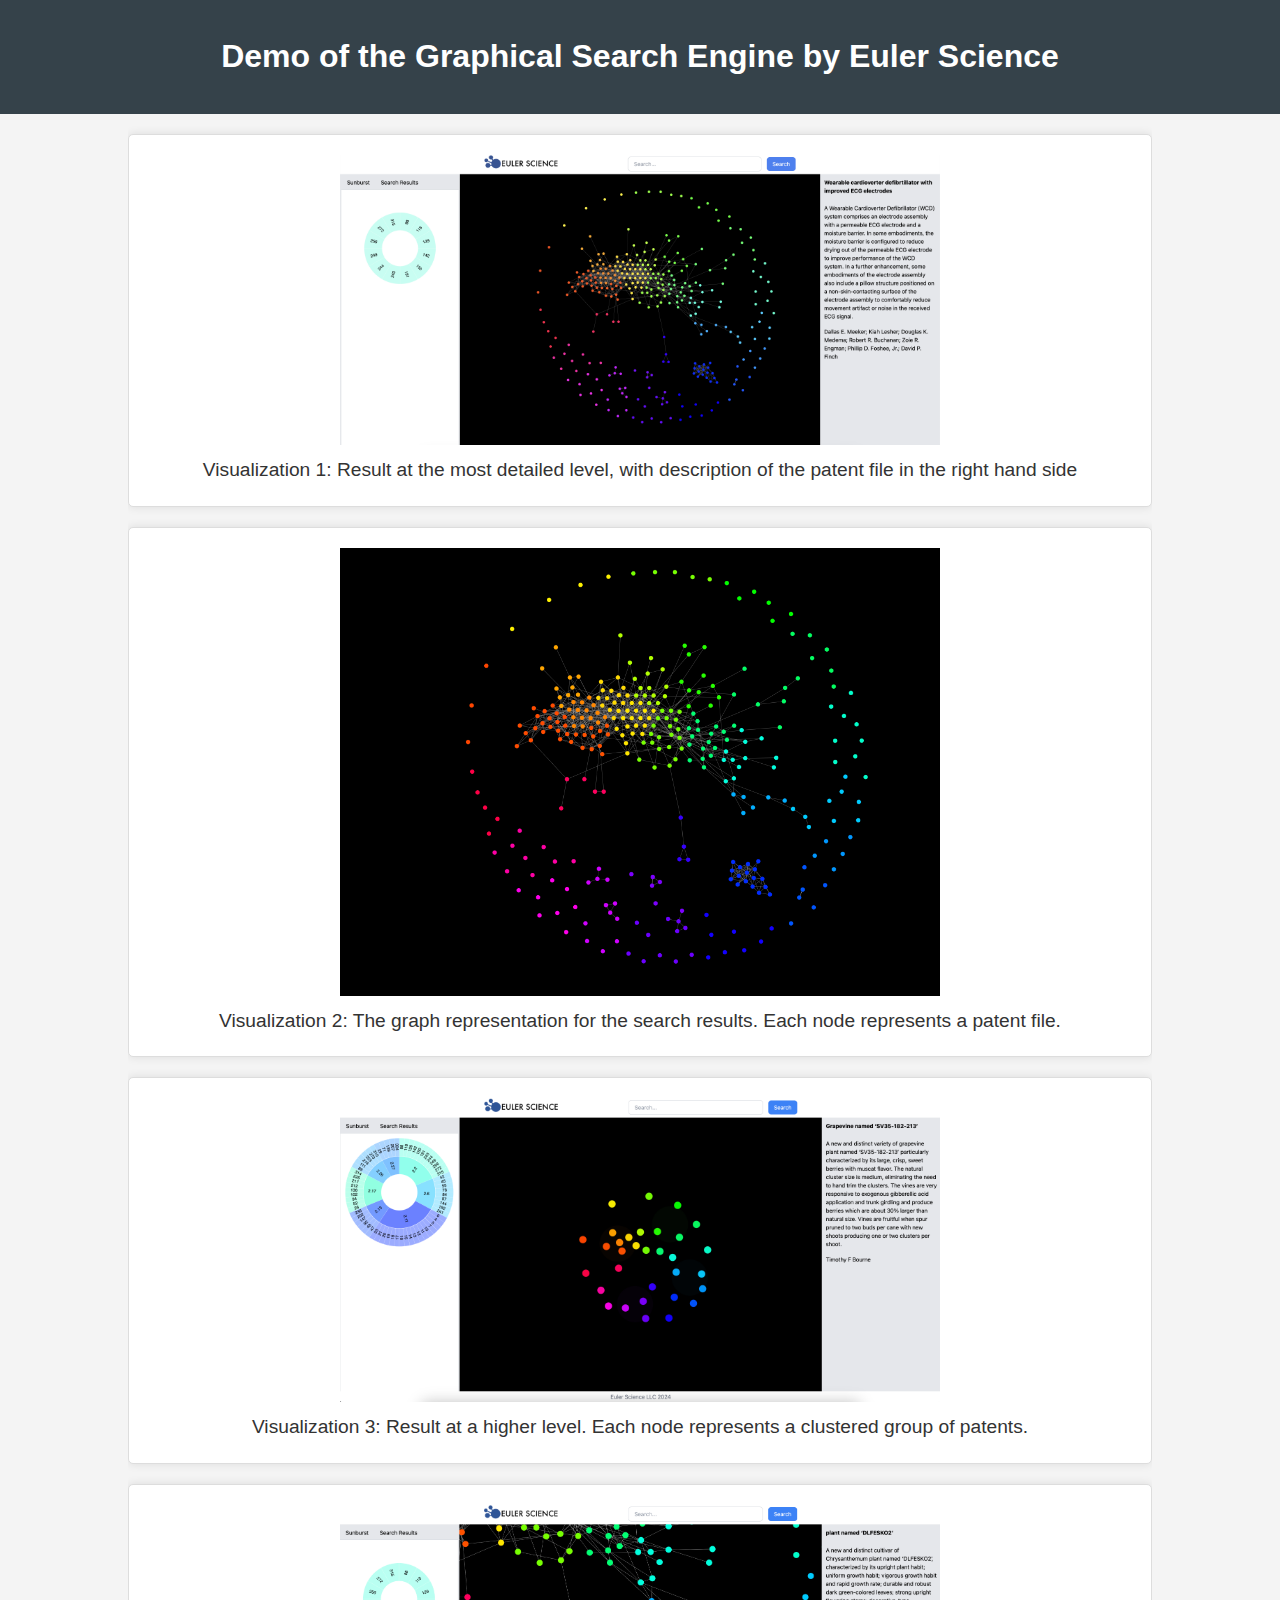
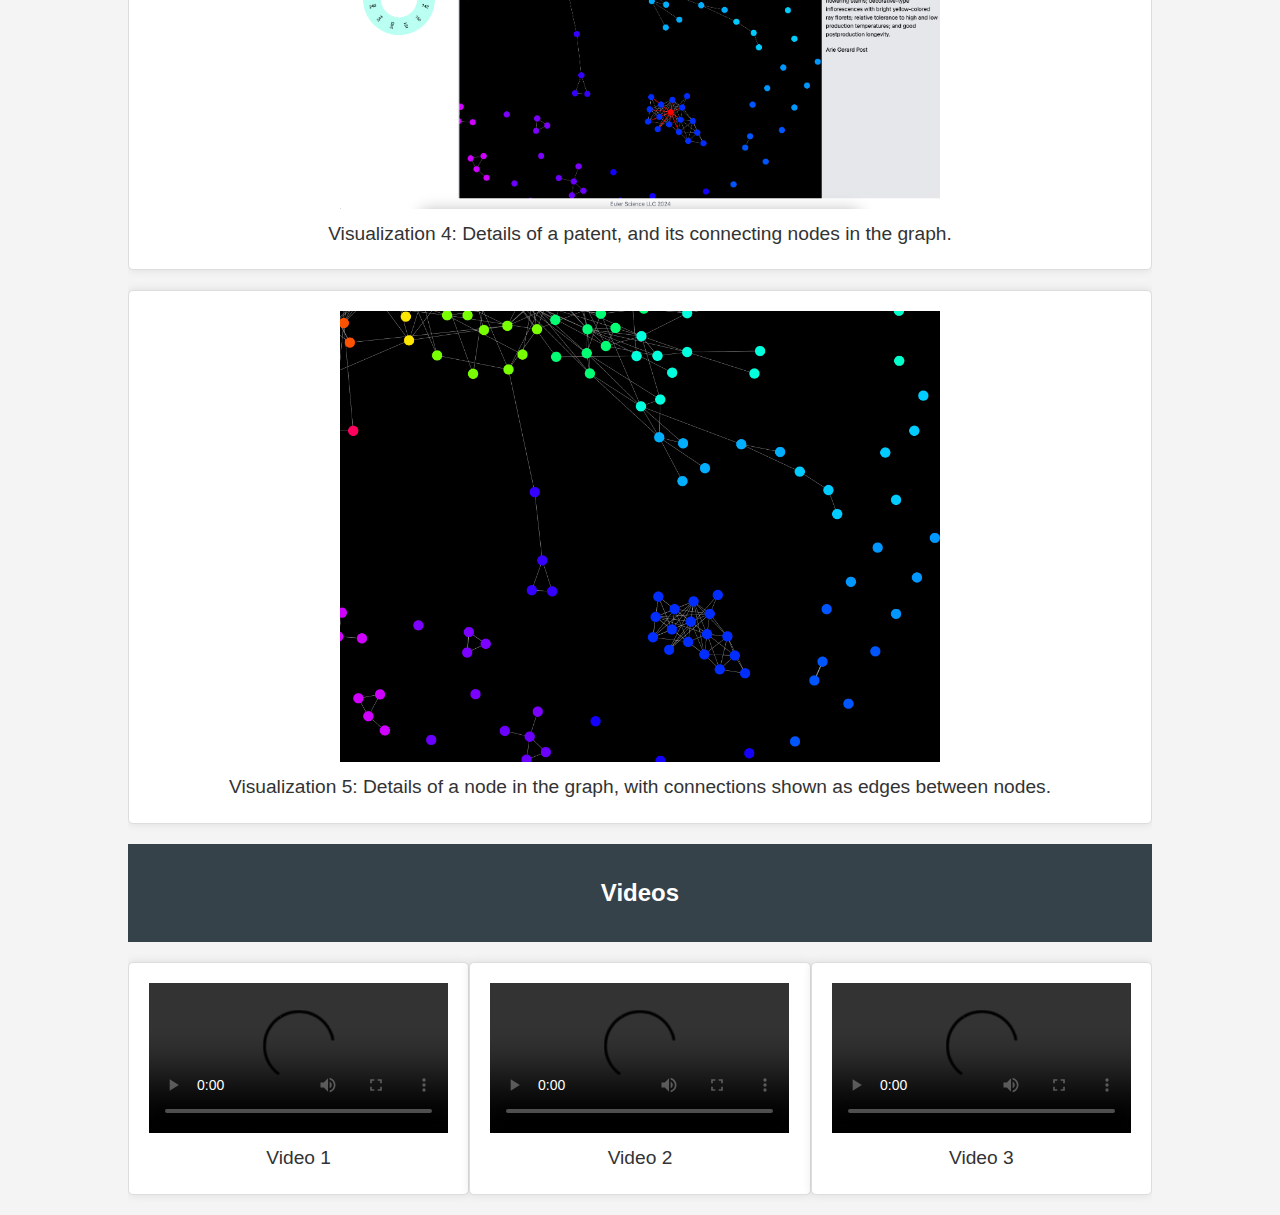
<file: index.html>
<!DOCTYPE html>
<html lang="en">
<head>
    <meta charset="UTF-8">
    <meta name="viewport" content="width=device-width, initial-scale=1.0">
    <title>Visualizations</title>
    <style>
        body {
            font-family: Arial, sans-serif;
            line-height: 1.6;
            background-color: #f4f4f4;
            color: #333;
            margin: 0;
            padding: 0;
        }
        header {
            background: #35424a;
            color: #ffffff;
            padding: 10px 0;
            text-align: center;
        }
        .container {
            width: 80%;
            margin: auto;
            overflow: hidden;
        }
        .image-container, .video-container {
            background: #ffffff;
            padding: 20px;
            margin: 20px 0;
            border: 1px solid #dddddd;
            border-radius: 5px;
            box-shadow: 0 0 10px rgba(0,0,0,0.1);
            position: relative;
        }
        .image-container img, .video-container video {
            width: 100%;
            max-width: 600px;
            height: auto;
            display: block;
            margin: auto;
            cursor: pointer;
        }
        .image-container p, .video-container p {
            text-align: center;
            margin: 10px 0 0;
            font-size: 1.2em;
        }
        /* Zoomed image styles */
        .zoomed {
            width: auto;
            max-width: 100%;
            height: auto;
            max-height: 100%;
            position: fixed;
            top: 50%;
            left: 50%;
            transform: translate(-50%, -50%);
            z-index: 1000;
            box-shadow: 0 0 10px rgba(0,0,0,0.5);
        }
        .overlay {
            position: fixed;
            top: 0;
            left: 0;
            width: 100%;
            height: 100%;
            background: rgba(0, 0, 0, 0.7);
            z-index: 999;
        }
        .video-row {
            display: flex;
            justify-content: space-between;
        }
        .video-container video {
            max-width: 32%;
            height: auto;
        }
        /* Larger default video sizes */
        .video-container video {
            width: 100%;
            max-width: 400px;
            height: auto;
        }
    </style>
</head>
<body>
    <header>
        <div class="container">
            <h1>Demo of the Graphical Search Engine by Euler Science</h1>
        </div>
    </header>
    <div class="container">
        <div class="image-container">
            <img src="image1.png" alt="Visualization 1" onclick="zoomImage(this)">
            <p>Visualization 1: Result at the most detailed level, with description of the patent file in the right hand side</p>
        </div>
        <div class="image-container">
            <img src="image2.png" alt="Visualization 2" onclick="zoomImage(this)">
            <p>Visualization 2: The graph representation for the search results. Each node represents a patent file.</p>
        </div>
        <div class="image-container">
            <img src="image3.png" alt="Visualization 3" onclick="zoomImage(this)">
            <p>Visualization 3: Result at a higher level. Each node represents a clustered group of patents.</p>
        </div>
        <div class="image-container">
            <img src="image4.png" alt="Visualization 6" onclick="zoomImage(this)">
            <p>Visualization 4: Details of a patent, and its connecting nodes in the graph.</p>
        </div>
        <div class="image-container">
            <img src="image5.png" alt="Visualization 7" onclick="zoomImage(this)">
            <p>Visualization 5: Details of a node in the graph, with connections shown as edges between nodes.</p>
        </div>
        <header>
            <div class="container">
                <h2>Videos</h2>
            </div>
        </header>
        <div class="video-row">
            <div class="video-container">
                <video controls>
                    <source src="alpha2_test_1.mov" type="video/mov">
                    Your browser does not support the video tag.
                </video>
                <p>Video 1</p>
            </div>
            <div class="video-container">
                <video controls>
                    <source src="alpha2_test_2.mov" type="video/mov">
                    Your browser does not support the video tag.
                </video>
                <p>Video 2</p>
            </div>
            <div class="video-container">
                <video controls>
                    <source src="alpha2_test_3.mov" type="video/mov">
                    Your browser does not support the video tag.
                </video>
                <p>Video 3</p>
            </div>
        </div>
    </div>
    <script>
        function zoomImage(img) {
            // Create overlay
            var overlay = document.createElement('div');
            overlay.classList.add('overlay');
            overlay.onclick = function() {
                document.body.removeChild(overlay);
                document.body.removeChild(zoomedImg);
            };
            document.body.appendChild(overlay);

            // Create zoomed image
            var zoomedImg = document.createElement('img');
            zoomedImg.src = img.src;
            zoomedImg.classList.add('zoomed');
            zoomedImg.onclick = function() {
                document.body.removeChild(overlay);
                document.body.removeChild(zoomedImg);
            };
            document.body.appendChild(zoomedImg);
        }
    </script>
</body>
</html>
</file>
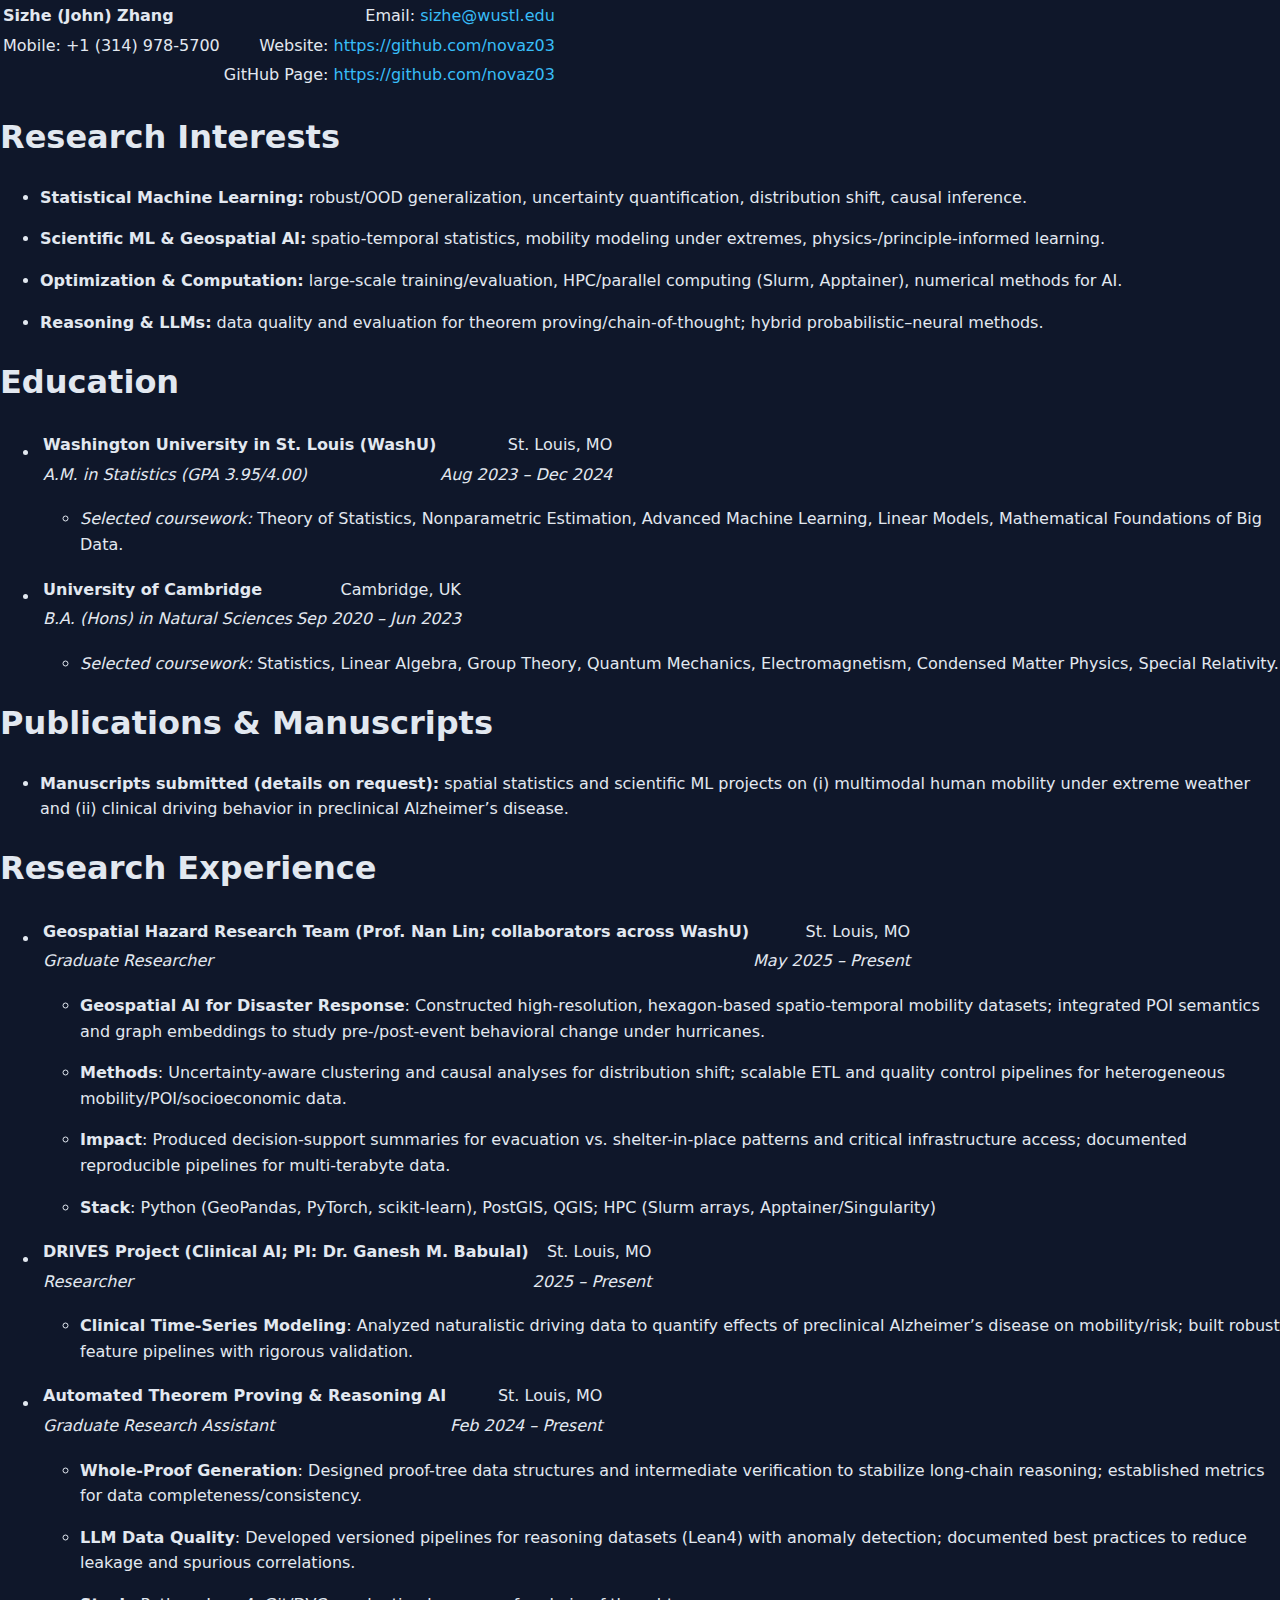
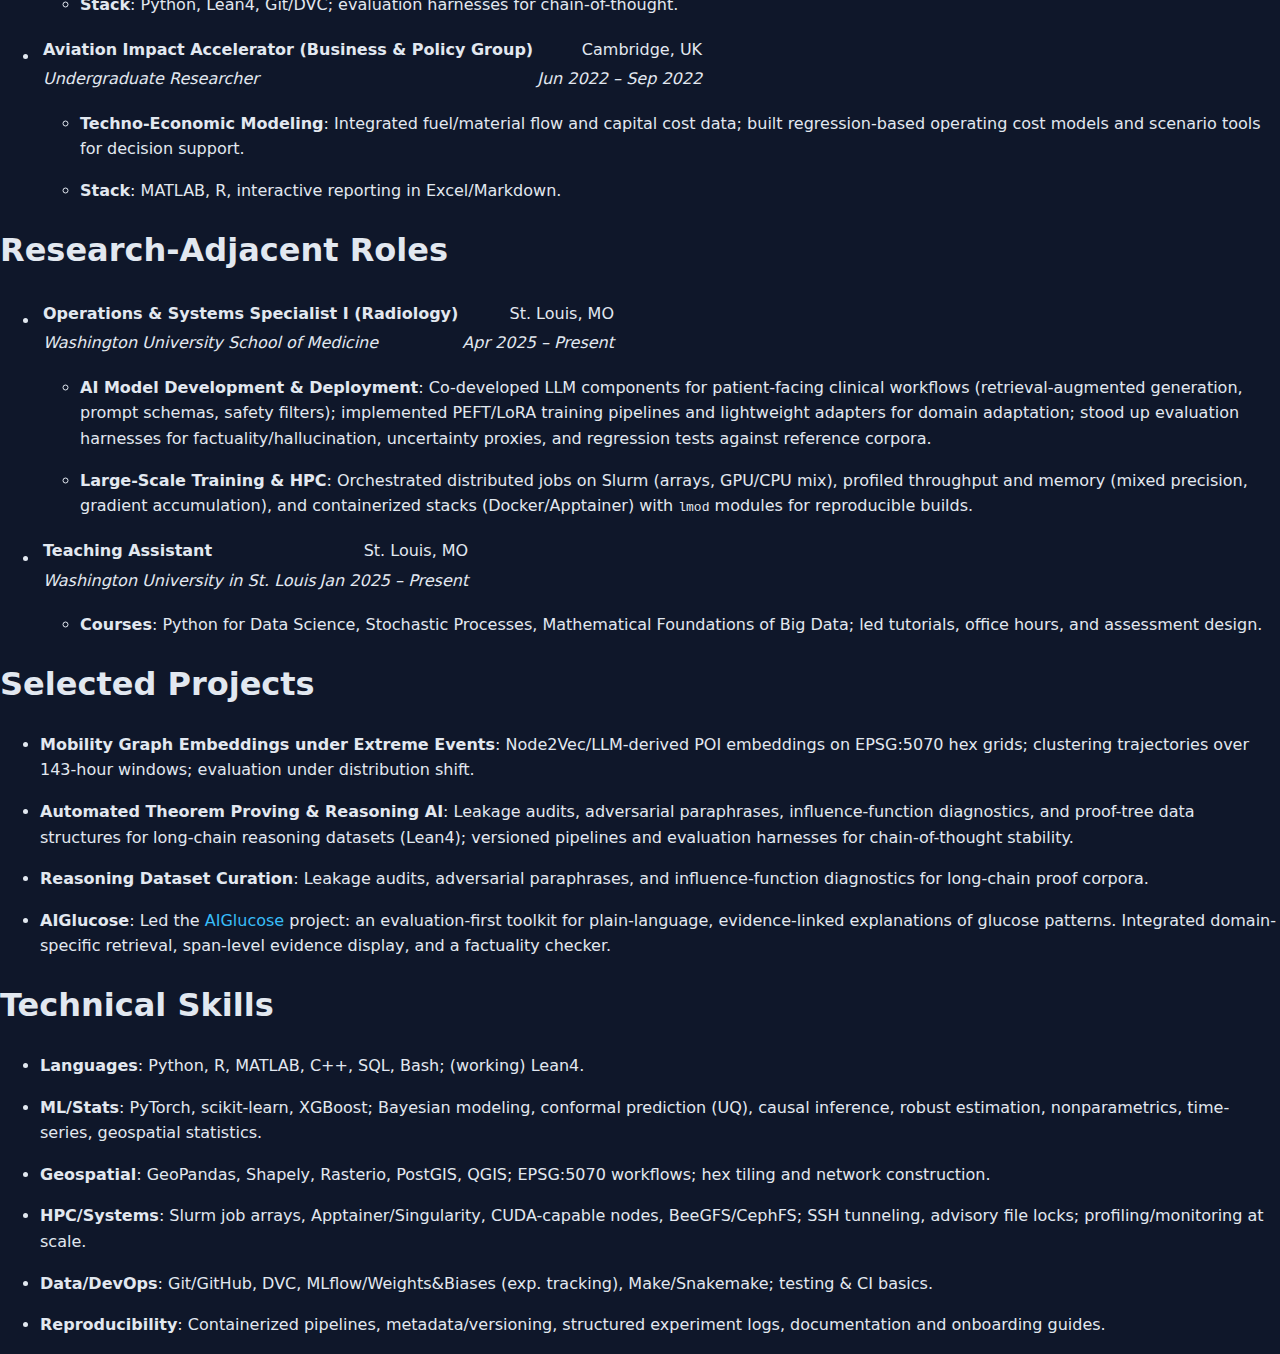
<file: resume.html>
<!DOCTYPE html>
<html xmlns="http://www.w3.org/1999/xhtml" lang="" xml:lang="">
<head>
  <meta charset="utf-8" />
  <meta name="generator" content="pandoc" />
  <meta name="viewport" content="width=device-width, initial-scale=1.0, user-scalable=yes" />
  <title>Resume — Sizhe (John) Zhang</title>
  <style>
    code{white-space: pre-wrap;}
    span.smallcaps{font-variant: small-caps;}
    div.columns{display: flex; gap: min(4vw, 1.5em);}
    div.column{flex: auto; overflow-x: auto;}
    div.hanging-indent{margin-left: 1.5em; text-indent: -1.5em;}
    /* The extra [class] is a hack that increases specificity enough to
       override a similar rule in reveal.js */
    ul.task-list[class]{list-style: none;}
    ul.task-list li input[type="checkbox"] {
      font-size: inherit;
      width: 0.8em;
      margin: 0 0.8em 0.2em -1.6em;
      vertical-align: middle;
    }
    .display.math{display: block; text-align: center; margin: 0.5rem auto;}
  </style>
  <link rel="stylesheet" href="style.css" />
</head>
<body>
<table>
<tbody>
<tr class="odd">
<td style="text-align: left;"><strong>Sizhe (John) Zhang</strong></td>
<td style="text-align: right;">Email: <a
href="mailto:sizhe@wustl.edu">sizhe@wustl.edu</a></td>
</tr>
<tr class="even">
<td style="text-align: left;">Mobile: +1 (314) 978-5700</td>
<td style="text-align: right;">Website: <a
href="https://github.com/novaz03">https://github.com/novaz03</a></td>
</tr>
<tr class="odd">
<td style="text-align: left;"></td>
<td style="text-align: right;">GitHub Page: <a
href="https://github.com/novaz03">https://github.com/novaz03</a></td>
</tr>
</tbody>
</table>
<h1 id="research-interests">Research Interests</h1>
<ul>
<li><p><span><strong>Statistical Machine Learning:</strong> robust/OOD
generalization, uncertainty quantification, distribution shift, causal
inference.</span></p></li>
<li><p><span><strong>Scientific ML &amp; Geospatial AI:</strong>
spatio-temporal statistics, mobility modeling under extremes,
physics-/principle-informed learning.</span></p></li>
<li><p><span><strong>Optimization &amp; Computation:</strong>
large-scale training/evaluation, HPC/parallel computing (Slurm,
Apptainer), numerical methods for AI.</span></p></li>
<li><p><span><strong>Reasoning &amp; LLMs:</strong> data quality and
evaluation for theorem proving/chain-of-thought; hybrid
probabilistic–neural methods.</span></p></li>
</ul>
<h1 id="education">Education</h1>
<ul>
<li><table>
<tbody>
<tr class="odd">
<td style="text-align: left;"><strong>Washington University in St. Louis
(WashU)</strong></td>
<td style="text-align: right;">St. Louis, MO</td>
</tr>
<tr class="even">
<td style="text-align: left;"><em>A.M. in Statistics (<em>GPA
3.95/4.00</em>)</em></td>
<td style="text-align: right;"><em>Aug 2023 – Dec 2024</em></td>
</tr>
</tbody>
</table>
<ul>
<li><p><span><em>Selected coursework:</em> Theory of Statistics,
Nonparametric Estimation, Advanced Machine Learning, Linear Models,
Mathematical Foundations of Big Data.</span></p></li>
</ul></li>
<li><table>
<tbody>
<tr class="odd">
<td style="text-align: left;"><strong>University of
Cambridge</strong></td>
<td style="text-align: right;">Cambridge, UK</td>
</tr>
<tr class="even">
<td style="text-align: left;"><em>B.A. (Hons) in Natural
Sciences</em></td>
<td style="text-align: right;"><em>Sep 2020 – Jun 2023</em></td>
</tr>
</tbody>
</table>
<ul>
<li><p><span><em>Selected coursework:</em> Statistics, Linear Algebra,
Group Theory, Quantum Mechanics, Electromagnetism, Condensed Matter
Physics, Special Relativity.</span></p></li>
</ul></li>
</ul>
<h1 id="publications-manuscripts">Publications &amp; Manuscripts</h1>
<ul>
<li><p><span><strong>Manuscripts submitted (details on
request):</strong> spatial statistics and scientific ML projects on (i)
multimodal human mobility under extreme weather and (ii) clinical
driving behavior in preclinical Alzheimer’s disease.</span></p></li>
</ul>
<h1 id="research-experience">Research Experience</h1>
<ul>
<li><table>
<tbody>
<tr class="odd">
<td style="text-align: left;"><strong>Geospatial Hazard Research Team
(Prof. Nan Lin; collaborators across WashU)</strong></td>
<td style="text-align: right;">St. Louis, MO</td>
</tr>
<tr class="even">
<td style="text-align: left;"><em>Graduate Researcher</em></td>
<td style="text-align: right;"><em>May 2025 – Present</em></td>
</tr>
</tbody>
</table>
<ul>
<li><p><span><strong>Geospatial AI for Disaster Response</strong><span>:
Constructed high-resolution, hexagon-based spatio-temporal mobility
datasets; integrated POI semantics and graph embeddings to study
pre-/post-event behavioral change under hurricanes.
</span></span></p></li>
<li><p><span><strong>Methods</strong><span>: Uncertainty-aware
clustering and causal analyses for distribution shift; scalable ETL and
quality control pipelines for heterogeneous mobility/POI/socioeconomic
data. </span></span></p></li>
<li><p><span><strong>Impact</strong><span>: Produced decision-support
summaries for evacuation vs. shelter-in-place patterns and critical
infrastructure access; documented reproducible pipelines for
multi-terabyte data. </span></span></p></li>
<li><p><span><strong>Stack</strong><span>: Python (GeoPandas, PyTorch,
scikit-learn), PostGIS, QGIS; HPC (Slurm arrays, Apptainer/Singularity)
</span></span></p></li>
</ul></li>
<li><table>
<tbody>
<tr class="odd">
<td style="text-align: left;"><strong>DRIVES Project (Clinical AI; PI:
Dr. Ganesh M. Babulal)</strong></td>
<td style="text-align: right;">St. Louis, MO</td>
</tr>
<tr class="even">
<td style="text-align: left;"><em>Researcher</em></td>
<td style="text-align: right;"><em>2025 – Present</em></td>
</tr>
</tbody>
</table>
<ul>
<li><p><span><strong>Clinical Time-Series Modeling</strong><span>:
Analyzed naturalistic driving data to quantify effects of preclinical
Alzheimer’s disease on mobility/risk; built robust feature pipelines
with rigorous validation. </span></span></p></li>
</ul></li>
<li><table>
<tbody>
<tr class="odd">
<td style="text-align: left;"><strong>Automated Theorem Proving &amp;
Reasoning AI</strong></td>
<td style="text-align: right;">St. Louis, MO</td>
</tr>
<tr class="even">
<td style="text-align: left;"><em>Graduate Research Assistant</em></td>
<td style="text-align: right;"><em>Feb 2024 – Present</em></td>
</tr>
</tbody>
</table>
<ul>
<li><p><span><strong>Whole-Proof Generation</strong><span>: Designed
proof-tree data structures and intermediate verification to stabilize
long-chain reasoning; established metrics for data
completeness/consistency. </span></span></p></li>
<li><p><span><strong>LLM Data Quality</strong><span>: Developed
versioned pipelines for reasoning datasets (Lean4) with anomaly
detection; documented best practices to reduce leakage and spurious
correlations. </span></span></p></li>
<li><p><span><strong>Stack</strong><span>: Python, Lean4, Git/DVC;
evaluation harnesses for chain-of-thought. </span></span></p></li>
</ul></li>
<li><table>
<tbody>
<tr class="odd">
<td style="text-align: left;"><strong>Aviation Impact Accelerator
(Business &amp; Policy Group)</strong></td>
<td style="text-align: right;">Cambridge, UK</td>
</tr>
<tr class="even">
<td style="text-align: left;"><em>Undergraduate Researcher</em></td>
<td style="text-align: right;"><em>Jun 2022 – Sep 2022</em></td>
</tr>
</tbody>
</table>
<ul>
<li><p><span><strong>Techno-Economic Modeling</strong><span>: Integrated
fuel/material flow and capital cost data; built regression-based
operating cost models and scenario tools for decision support.
</span></span></p></li>
<li><p><span><strong>Stack</strong><span>: MATLAB, R, interactive
reporting in Excel/Markdown. </span></span></p></li>
</ul></li>
</ul>
<h1 id="research-adjacent-roles">Research-Adjacent Roles</h1>
<ul>
<li><table>
<tbody>
<tr class="odd">
<td style="text-align: left;"><strong>Operations &amp; Systems
Specialist I (Radiology)</strong></td>
<td style="text-align: right;">St. Louis, MO</td>
</tr>
<tr class="even">
<td style="text-align: left;"><em>Washington University School of
Medicine</em></td>
<td style="text-align: right;"><em>Apr 2025 – Present</em></td>
</tr>
</tbody>
</table>
<ul>
<li><p><span><strong>AI Model Development &amp;
Deployment</strong><span>: Co-developed LLM components for
patient-facing clinical workflows (retrieval-augmented generation,
prompt schemas, safety filters); implemented PEFT/LoRA training
pipelines and lightweight adapters for domain adaptation; stood up
evaluation harnesses for factuality/hallucination, uncertainty proxies,
and regression tests against reference corpora. </span></span></p></li>
<li><p><span><strong>Large-Scale Training &amp; HPC</strong><span>:
Orchestrated distributed jobs on Slurm (arrays, GPU/CPU mix), profiled
throughput and memory (mixed precision, gradient accumulation), and
containerized stacks (Docker/Apptainer) with <code>lmod</code> modules
for reproducible builds. </span></span></p></li>
</ul></li>
<li><table>
<tbody>
<tr class="odd">
<td style="text-align: left;"><strong>Teaching Assistant</strong></td>
<td style="text-align: right;">St. Louis, MO</td>
</tr>
<tr class="even">
<td style="text-align: left;"><em>Washington University in
St. Louis</em></td>
<td style="text-align: right;"><em>Jan 2025 – Present</em></td>
</tr>
</tbody>
</table>
<ul>
<li><p><span><strong>Courses</strong><span>: Python for Data Science,
Stochastic Processes, Mathematical Foundations of Big Data; led
tutorials, office hours, and assessment design. </span></span></p></li>
</ul></li>
</ul>
<h1 id="selected-projects">Selected Projects</h1>
<ul>
<li><p><span><strong>Mobility Graph Embeddings under Extreme
Events</strong><span>: Node2Vec/LLM-derived POI embeddings on EPSG:5070
hex grids; clustering trajectories over 143-hour windows; evaluation
under distribution shift. </span></span></p></li>
<li><p><span><strong>Automated Theorem Proving &amp; Reasoning
AI</strong><span>: Leakage audits, adversarial paraphrases,
influence-function diagnostics, and proof-tree data structures for
long-chain reasoning datasets (Lean4); versioned pipelines and
evaluation harnesses for chain-of-thought stability.
</span></span></p></li>
<li><p><span><strong>Reasoning Dataset Curation</strong><span>: Leakage
audits, adversarial paraphrases, and influence-function diagnostics for
long-chain proof corpora. </span></span></p></li>
<li><p><span><strong>AIGlucose</strong><span>: Led the <a
href="https://github.com/novaz03/AIGlucose">AIGlucose</a> project: an
evaluation-first toolkit for plain-language, evidence-linked
explanations of glucose patterns. Integrated domain-specific retrieval,
span-level evidence display, and a factuality checker.
</span></span></p></li>
</ul>
<h1 id="technical-skills">Technical Skills</h1>
<ul>
<li><p><span><strong>Languages</strong><span>: Python, R, MATLAB, C++,
SQL, Bash; (working) Lean4. </span></span></p></li>
<li><p><span><strong>ML/Stats</strong><span>: PyTorch, scikit-learn,
XGBoost; Bayesian modeling, conformal prediction (UQ), causal inference,
robust estimation, nonparametrics, time-series, geospatial statistics.
</span></span></p></li>
<li><p><span><strong>Geospatial</strong><span>: GeoPandas, Shapely,
Rasterio, PostGIS, QGIS; EPSG:5070 workflows; hex tiling and network
construction. </span></span></p></li>
<li><p><span><strong>HPC/Systems</strong><span>: Slurm job arrays,
Apptainer/Singularity, CUDA-capable nodes, BeeGFS/CephFS; SSH tunneling,
advisory file locks; profiling/monitoring at scale.
</span></span></p></li>
<li><p><span><strong>Data/DevOps</strong><span>: Git/GitHub, DVC,
MLflow/Weights&amp;Biases (exp. tracking), Make/Snakemake; testing &amp;
CI basics. </span></span></p></li>
<li><p><span><strong>Reproducibility</strong><span>: Containerized
pipelines, metadata/versioning, structured experiment logs,
documentation and onboarding guides. </span></span></p></li>
</ul>
</body>
</html>
</file>
<file: style.css>
/* Basic, clean, responsive theme */
:root {
  --bg: #0f172a;
  --fg: #e2e8f0;
  --muted: #94a3b8;
  --accent: #38bdf8;
  --card: #111827;
  --chip: #1f2937;
}

* { box-sizing: border-box; }
html, body { margin: 0; padding: 0; }
body {
  font-family: system-ui, -apple-system, Segoe UI, Roboto, Ubuntu, Cantarell, Noto Sans, Helvetica, Arial, "Apple Color Emoji", "Segoe UI Emoji";
  background: var(--bg);
  color: var(--fg);
  line-height: 1.6;
}

a { color: var(--accent); text-decoration: none; }
a:hover { text-decoration: underline; }

header.site {
  position: sticky; top: 0; z-index: 10;
  background: rgba(15, 23, 42, 0.9);
  backdrop-filter: blur(6px);
  border-bottom: 1px solid #1f2937;
}
.max { max-width: 980px; margin: 0 auto; padding: 14px 18px; }
.row { display: flex; align-items: center; justify-content: space-between; gap: 16px; }
.brand { font-weight: 700; letter-spacing: 0.2px; }
.nav a { margin-left: 14px; color: var(--fg); }
.nav a:hover { color: var(--accent); }

main { padding: 28px 18px 60px; }
section { margin: 26px auto; max-width: 980px; }
section h2 { margin: 0 0 10px; font-size: 1.4rem; }
.card {
  background: var(--card);
  border: 1px solid #1f2937;
  border-radius: 10px;
  padding: 18px;
}
.grid { display: grid; grid-template-columns: repeat(auto-fit, minmax(260px, 1fr)); gap: 16px; }
.muted { color: var(--muted); }
.chips { display: flex; flex-wrap: wrap; gap: 8px; margin-top: 8px; }
.chip { background: var(--chip); color: var(--fg); padding: 4px 10px; border-radius: 999px; font-size: 12px; }

.hero {
  display: grid;
  grid-template-columns: 1.1fr 0.9fr;
  gap: 20px;
}
.hero .blurb { font-size: 1rem; }
.hero .cta { margin-top: 10px; display: flex; flex-wrap: wrap; gap: 10px; }
.btn {
  display: inline-block; padding: 10px 14px; border-radius: 8px;
  border: 1px solid #1f2937; background: #0b1220; color: var(--fg);
}
.btn.primary { background: var(--accent); color: #0b1220; border-color: #0891b2; }
.btn:hover { filter: brightness(1.05); text-decoration: none; }

footer { border-top: 1px solid #1f2937; color: var(--muted); }
footer .max { padding: 22px 18px; }

@media (max-width: 780px) {
  .hero { grid-template-columns: 1fr; }
  .nav { display: none; }
}
</file>
